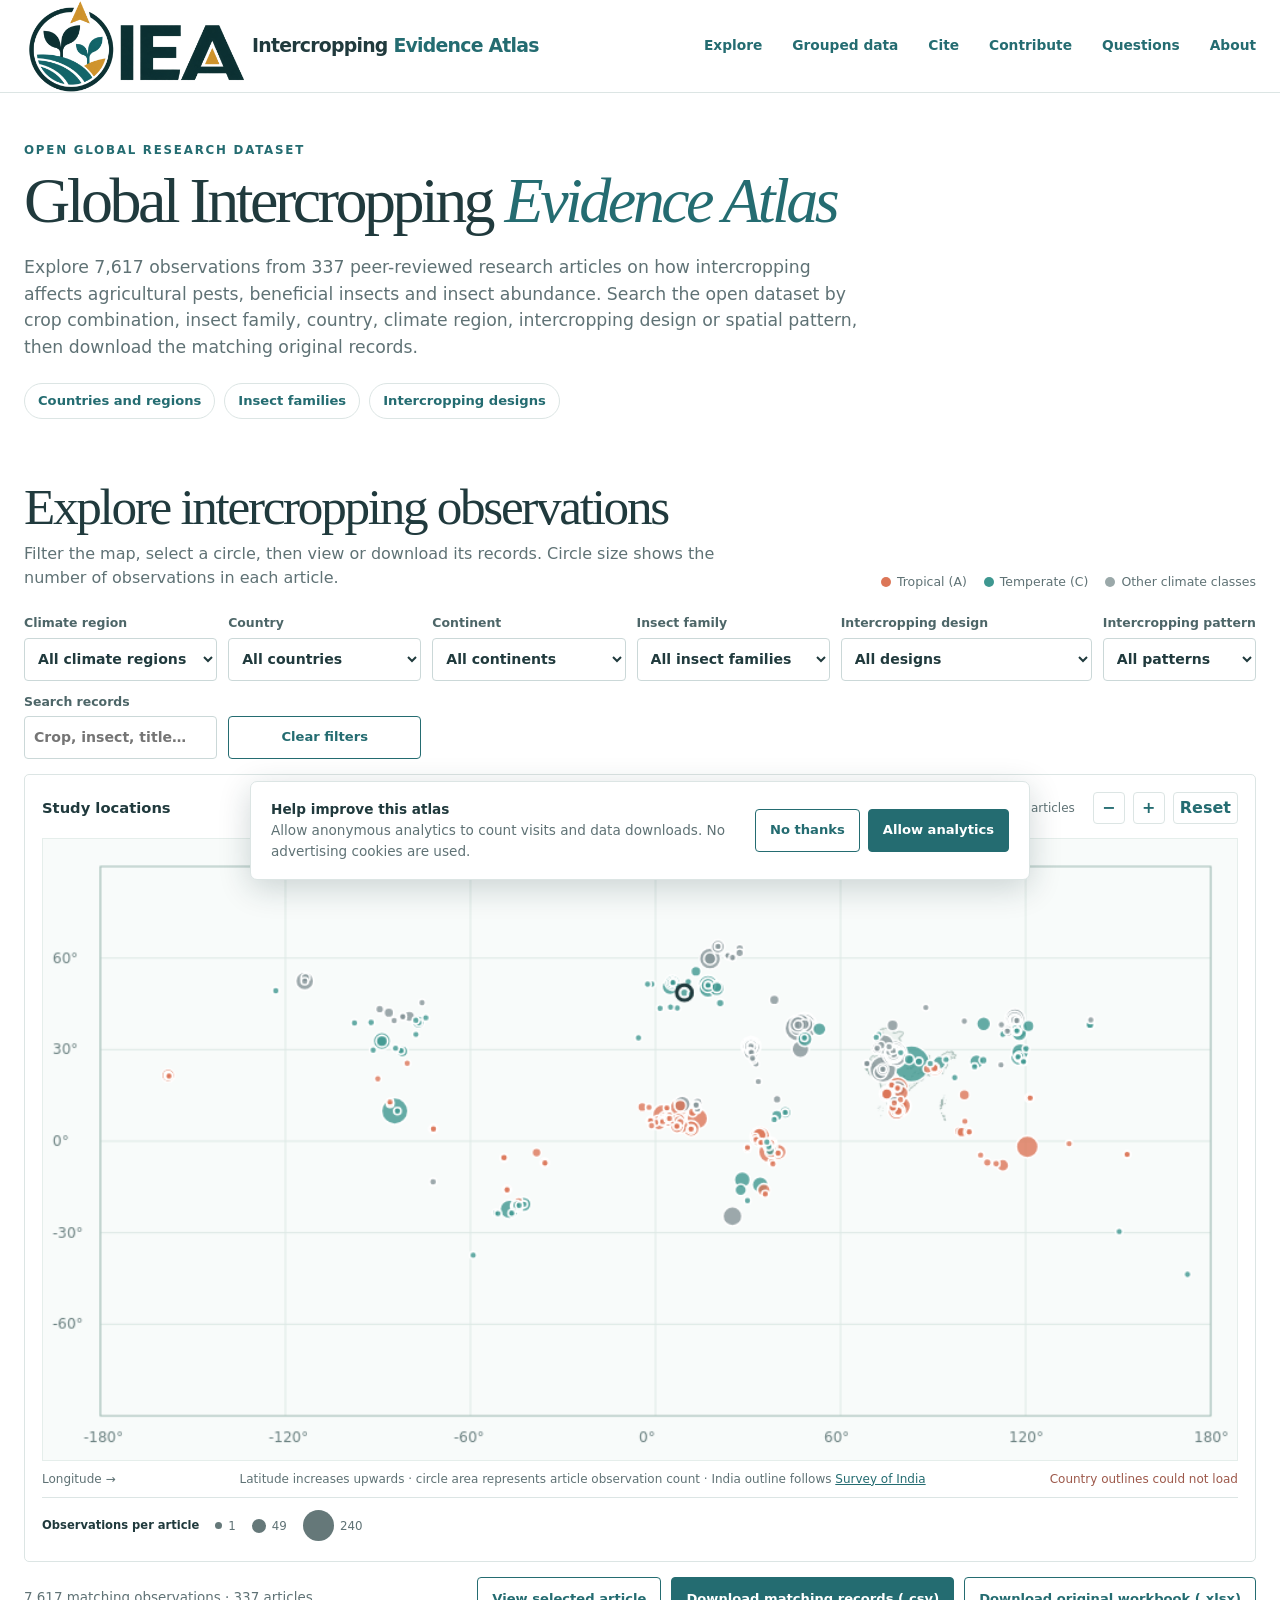
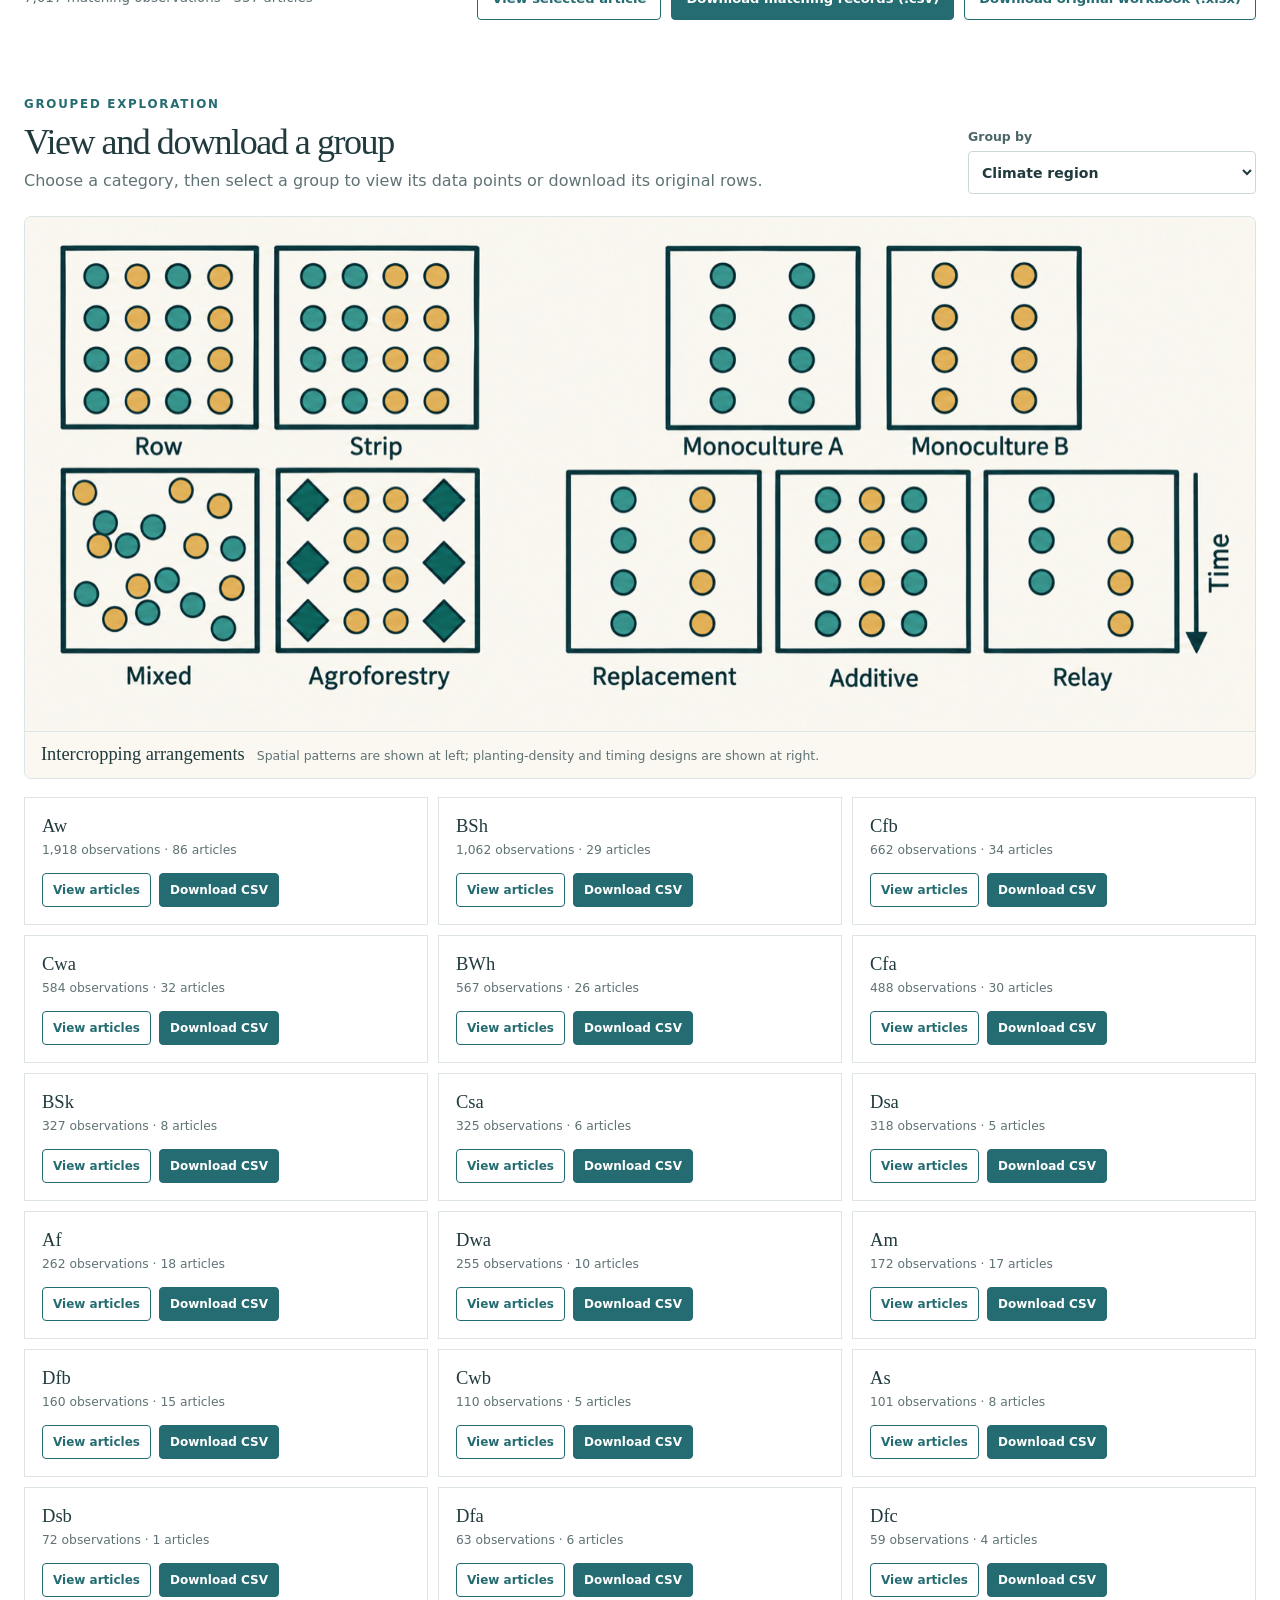
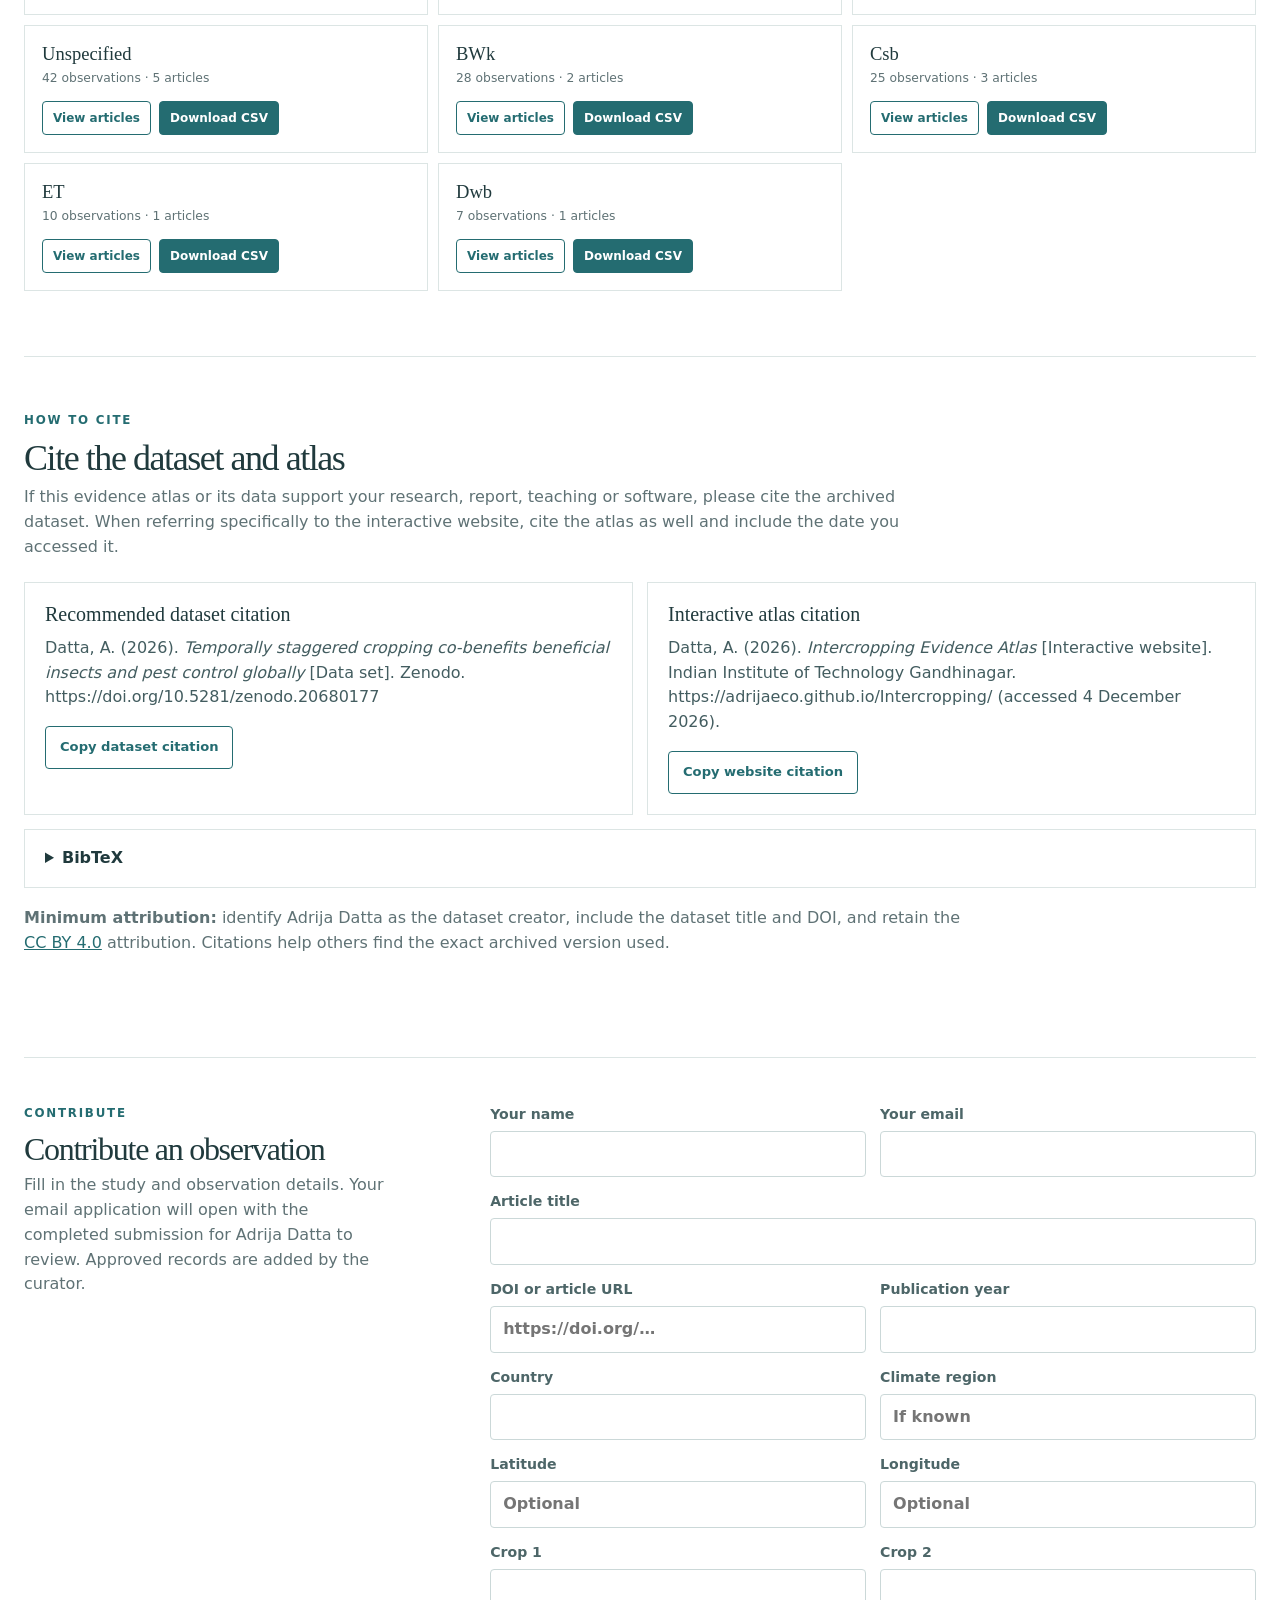
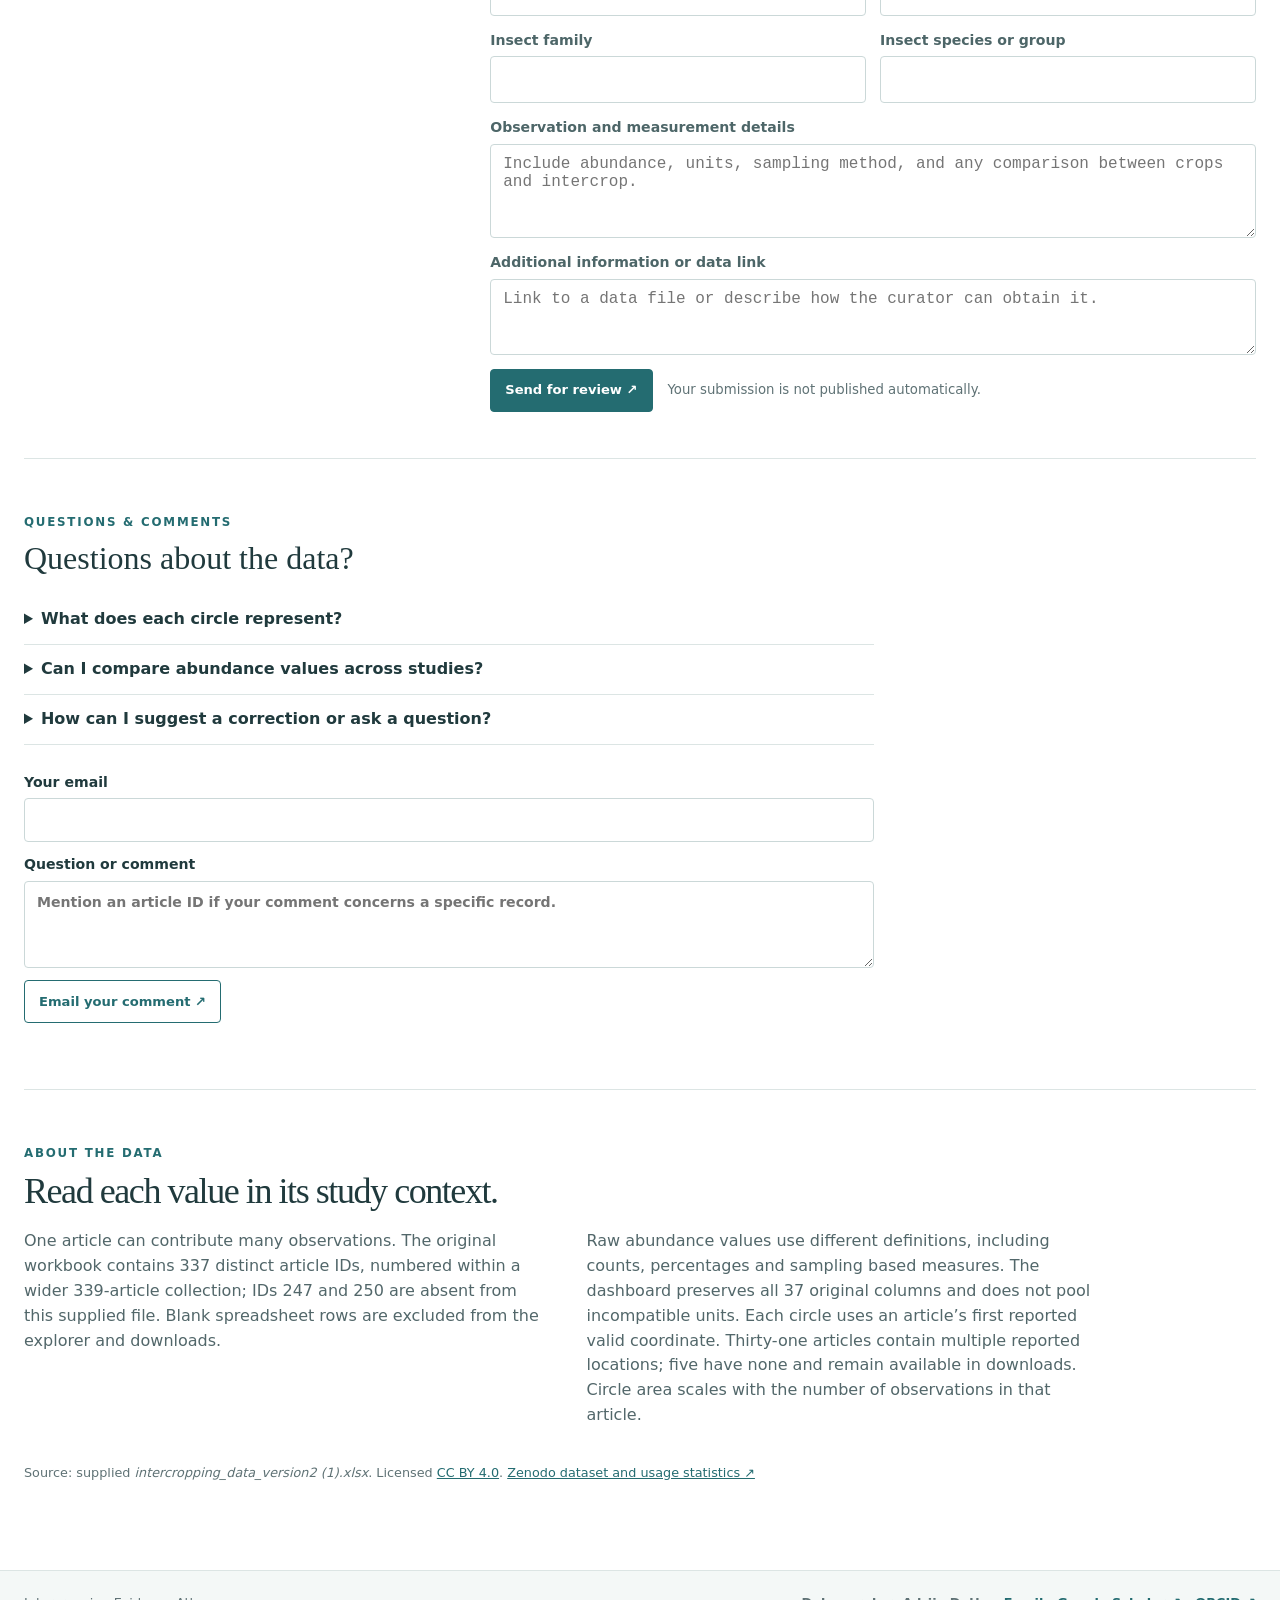
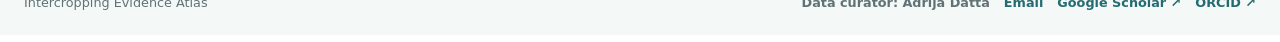
<file: index.html>
<!DOCTYPE html>
<html lang="en">
<head>
<meta http-equiv="Content-Type" content="text/html; charset=UTF-8">
<meta charset="utf-8">
<meta name="viewport" content="width=device-width,initial-scale=1">
<meta name="description" content="Explore and download a global evidence atlas of 7,617 intercropping insect observations from 337 research articles, searchable by crop, insect family, climate and country.">
<meta name="keywords" content="intercropping dataset, insect abundance, evidence atlas, agroecology, pest control, beneficial insects, crop diversity">
<meta name="author" content="Adrija Datta, Indian Institute of Technology Gandhinagar">
<meta name="robots" content="index,follow,max-image-preview:large,max-snippet:-1">
<meta name="google-analytics-id" content="G-K36DTP7GPX">
<!-- Paste the Search Console verification token into content after Google provides it. -->
<meta name="google-site-verification" content="">
<link rel="canonical" href="https://adrijaeco.github.io/Intercropping/">
<meta property="og:type" content="website">
<meta property="og:site_name" content="Intercropping Evidence Atlas">
<meta property="og:title" content="Global Intercropping Evidence Atlas">
<meta property="og:description" content="Explore 7,617 crop–insect observations from 337 research articles and download the open dataset.">
<meta property="og:url" content="https://adrijaeco.github.io/Intercropping/">
<meta property="og:image" content="https://adrijaeco.github.io/Intercropping/assets/intercropping-arrangements.png">
<meta name="twitter:card" content="summary_large_image">
<meta name="twitter:title" content="Global Intercropping Evidence Atlas">
<meta name="twitter:description" content="An open global evidence map of intercropping effects on insect abundance.">
<meta name="twitter:image" content="https://adrijaeco.github.io/Intercropping/assets/intercropping-arrangements.png">
<title>Global Intercropping Insect Dataset | Evidence Atlas</title>
<link rel="icon" type="image/png" href="assets/iea-logo.png">
<link rel="stylesheet" href="style.css">
<script type="application/ld+json">
{
  "@context": "https://schema.org",
  "@type": "Dataset",
  "name": "Temporally staggered cropping co-benefits beneficial insects and pest control globally",
  "alternateName": "Intercropping Evidence Atlas",
  "description": "A global evidence base of 7,617 observations from 337 peer-reviewed articles examining how spatial and temporal configurations of intercropping affect insect abundance under field conditions.",
  "url": "https://adrijaeco.github.io/Intercropping/",
  "sameAs": "https://doi.org/10.5281/zenodo.20680177",
  "identifier": "https://doi.org/10.5281/zenodo.20680177",
  "datePublished": "2026-06-13",
  "dateModified": "2026-09-26",
  "license": "https://creativecommons.org/licenses/by/4.0/",
  "isAccessibleForFree": true,
  "creator": {
    "@type": "Person",
    "name": "Adrija Datta",
    "affiliation": {"@type": "Organization", "name": "Indian Institute of Technology Gandhinagar"},
    "sameAs": "https://orcid.org/0000-0002-1971-229X"
  },
  "publisher": {"@type": "Organization", "name": "Indian Institute of Technology Gandhinagar"},
  "spatialCoverage": {"@type": "Place", "name": "Global"},
  "temporalCoverage": "1978/2025-01",
  "keywords": ["intercropping", "agroecology", "insect abundance", "beneficial insects", "agricultural pests", "biological control", "crop diversity", "evidence atlas"],
  "variableMeasured": ["insect abundance", "crop species", "insect family", "intercropping design", "intercropping pattern", "climate region", "study location"],
  "distribution": [
    {
      "@type": "DataDownload",
      "name": "Original intercropping workbook",
      "encodingFormat": "application/vnd.openxmlformats-officedocument.spreadsheetml.sheet",
      "contentSize": "1006119 bytes",
      "contentUrl": "https://adrijaeco.github.io/Intercropping/data/intercropping_data_version2.xlsx"
    },
    {
      "@type": "DataDownload",
      "name": "Web explorer observations",
      "encodingFormat": "application/json",
      "contentSize": "13826956 bytes",
      "contentUrl": "https://adrijaeco.github.io/Intercropping/data/observations.json"
    }
  ]
}
</script>
</head>
<body>
<header class="top"><div class="shell top-inner">
<a class="brand" href="#top" aria-label="Intercropping Evidence Atlas home"><img src="assets/iea-logo.png" alt=""><span class="brand-name">Intercropping <em>Evidence Atlas</em></span></a><nav><a href="#explore">Explore</a><a href="#groups">Grouped data</a><a href="#citation">Cite</a><a href="#contribute">Contribute</a><a href="#faq">Questions</a><a href="#about">About</a></nav>
</div></header><main id="top" class="shell"><section class="intro seo-intro">
<p class="eyebrow">OPEN GLOBAL RESEARCH DATASET</p>
<h1>Global Intercropping <em>Evidence Atlas</em></h1>
<p>Explore 7,617 observations from 337 peer-reviewed research articles on how intercropping affects agricultural pests, beneficial insects and insect abundance. Search the open dataset by crop combination, insect family, country, climate region, intercropping design or spatial pattern, then download the matching original records.</p>
<ul class="topic-links" aria-label="Dataset topic pages"><li><a href="topics/countries.html">Countries and regions</a></li><li><a href="topics/insect-families.html">Insect families</a></li><li><a href="topics/intercropping-designs.html">Intercropping designs</a></li></ul>
</section><section id="explore" class="explore"><div class="section-head">
<div>
<h2>Explore intercropping observations</h2>
<p>Filter the map, select a circle, then view or download its records. Circle size shows the number of observations in each article.</p>
</div>
<div class="legend">
<span><i class="pest"></i>Tropical (A)</span><span><i class="beneficial"></i>Temperate (C)</span><span><i class="other"></i>Other climate classes</span>
</div>
</div>
<div class="filters">
<label>Climate region<select id="climate"><option value="">All climate regions</option></select></label><label>Country<select id="country"><option value="">All countries</option></select></label><label>Continent<select id="continent"><option value="">All continents</option></select></label><label>Insect family<select id="family"><option value="">All insect families</option></select></label><label>Intercropping design<select id="design"><option value="">All designs</option></select></label><label>Intercropping pattern<select id="pattern"><option value="">All patterns</option></select></label><label class="search-filter">Search records<input id="search" type="search" placeholder="Crop, insect, title&hellip;"></label><button id="clear" type="button">Clear filters</button>
</div>
<div class="plot-layout">
<div class="plot-card">
<div class="plot-meta">
<strong>Study locations</strong><div class="map-controls">
<span id="plot-status">Loading records&hellip;</span><button id="zoom-out" type="button" aria-label="Zoom out">&minus;</button><button id="zoom-in" type="button" aria-label="Zoom in">+</button><button id="zoom-reset" type="button">Reset</button>
</div>
</div>
<div class="canvas-wrap">
<canvas id="plot" width="1000" height="520" role="img" aria-label="World scatter plot with one circle per article; circle size indicates observation count"></canvas><div id="tooltip" class="tooltip" hidden></div>
</div>
<div class="plot-axis">Longitude &rarr; <span>Latitude increases upwards &middot; circle area represents article observation count &middot; India outline follows <a href="https://surveyofindia.gov.in/pages/political-map-of-india" target="_blank" rel="noopener noreferrer">Survey of India</a></span>
</div>
<div class="size-legend">
<strong>Observations per article</strong><span><i style="width:7px;height:7px"></i>1</span><span><i style="width:14px;height:14px"></i>49</span><span><i style="width:31px;height:31px"></i>240</span>
</div>
</div>
<div id="detail-backdrop" class="detail-backdrop" hidden></div>
<aside class="detail-card" role="dialog" aria-modal="true" aria-label="Observation details" aria-hidden="true"><button id="close-detail" class="close-detail" type="button" aria-label="Close details">&times;</button><div class="detail-top">
<p class="eyebrow">SELECTED DATA POINT</p>
<span id="selected-count"></span>
</div>
<h3 id="detail-heading">Select an article</h3>
<p id="detail-subtitle" class="muted">Complete field values will appear here.</p>
<div id="detail-highlights"></div>
<div id="abundance-chart" class="abundance-chart" aria-label="Abundance comparison for this observation"></div>
<a id="detail-doi" target="_blank" rel="noopener noreferrer" hidden>Open article DOI &#8599;</a><button id="download-article" class="article-download" type="button">Download this article&rsquo;s records (.csv)</button><div class="record-nav">
<button id="prev-record" type="button">&larr; Previous</button><span id="record-position"></span><button id="next-record" type="button">Next &rarr;</button>
</div>
<details open><summary>All 37 workbook fields</summary><div id="detail-fields" class="fields"></div></details></aside>
</div>
<div class="data-actions">
<p id="filter-status"></p>
<button id="view-selected" type="button" class="secondary">View selected article</button><button id="download-filtered" type="button" class="primary">Download matching records (.csv)</button><a id="download-workbook" class="secondary" href="data/intercropping_data_version2.xlsx" download>Download original workbook (.xlsx)</a>
</div></section><section id="groups" class="groups"><div class="section-head">
<div>
<p class="eyebrow">GROUPED EXPLORATION</p>
<h2>View and download a group</h2>
<p>Choose a category, then select a group to view its data points or download its original rows.</p>
</div>
<label class="group-select">Group by<select id="group-by"><option value="climate">Climate region</option>
<option value="country">Country</option>
<option value="continent">Continent</option>
<option value="family">Insect family</option>
<option value="designPattern">Intercropping design + pattern</option></select></label>
</div>
<div class="group-diagrams" aria-label="Intercropping design and pattern guide">
<figure><img src="assets/intercropping-arrangements.png" alt="Diagrams of row, strip, mixed and agroforestry patterns alongside replacement, additive and relay intercropping designs"><figcaption><strong>Intercropping arrangements</strong><span>Spatial patterns are shown at left; planting-density and timing designs are shown at right.</span></figcaption></figure>
</div>
<div id="group-list" class="group-list"></div></section><section id="citation" class="citation"><div class="section-head"><div><p class="eyebrow">HOW TO CITE</p><h2>Cite the dataset and atlas</h2><p>If this evidence atlas or its data support your research, report, teaching or software, please cite the archived dataset. When referring specifically to the interactive website, cite the atlas as well and include the date you accessed it.</p></div></div>
<div class="citation-grid">
<article><h3>Recommended dataset citation</h3><p id="dataset-citation">Datta, A. (2026). <em>Temporally staggered cropping co-benefits beneficial insects and pest control globally</em> [Data set]. Zenodo. https://doi.org/10.5281/zenodo.20680177</p><button class="secondary copy-citation" type="button" data-copy-target="dataset-citation">Copy dataset citation</button></article>
<article><h3>Interactive atlas citation</h3><p id="website-citation">Datta, A. (2026). <em>Intercropping Evidence Atlas</em> [Interactive website]. Indian Institute of Technology Gandhinagar. https://adrijaeco.github.io/Intercropping/ (accessed <span id="citation-access-date">26 September 2026</span>).</p><button class="secondary copy-citation" type="button" data-copy-target="website-citation">Copy website citation</button></article>
</div>
<details class="bibtex"><summary>BibTeX</summary><pre id="bibtex-citation">@dataset{datta_2026_intercropping,
  author    = {Datta, Adrija},
  title     = {Temporally staggered cropping co-benefits beneficial insects and pest control globally},
  year      = {2026},
  publisher = {Zenodo},
  doi       = {10.5281/zenodo.20680177},
  url       = {https://doi.org/10.5281/zenodo.20680177}
}</pre><button class="secondary copy-citation" type="button" data-copy-target="bibtex-citation">Copy BibTeX</button></details>
<p class="citation-guidance"><strong>Minimum attribution:</strong> identify Adrija Datta as the dataset creator, include the dataset title and DOI, and retain the <a href="https://creativecommons.org/licenses/by/4.0/" rel="license">CC BY 4.0</a> attribution. Citations help others find the exact archived version used.</p><p id="copy-status" class="copy-status" role="status" aria-live="polite"></p>
</section><section id="contribute" class="contribute"><div>
<p class="eyebrow">CONTRIBUTE</p>
<h2>Contribute an observation</h2>
<p>Fill in the study and observation details. Your email application will open with the completed submission for Adrija Datta to review. Approved records are added by the curator.</p>
</div>
<form id="contribution-form" class="contribution-form">
<label>Your name<input name="name" required maxlength="120" autocomplete="name"></label><label>Your email<input name="email" type="email" required maxlength="200" autocomplete="email"></label><label class="wide">Article title<input name="title" required maxlength="300"></label><label>DOI or article URL<input name="doi" type="url" placeholder="https://doi.org/&hellip;" maxlength="400"></label><label>Publication year<input name="year" type="number" min="1900" max="2100"></label><label>Country<input name="country" required maxlength="120"></label><label>Climate region<input name="climate" maxlength="120" placeholder="If known"></label><label>Latitude<input name="latitude" type="number" min="-90" max="90" step="any" placeholder="Optional"></label><label>Longitude<input name="longitude" type="number" min="-180" max="180" step="any" placeholder="Optional"></label><label>Crop 1<input name="crop1" maxlength="120"></label><label>Crop 2<input name="crop2" maxlength="120"></label><label>Insect family<input name="family" maxlength="120"></label><label>Insect species or group<input name="insect" maxlength="160"></label><label class="wide">Observation and measurement details<textarea name="observation" required rows="4" maxlength="3000" placeholder="Include abundance, units, sampling method, and any comparison between crops and intercrop."></textarea></label><label class="wide">Additional information or data link<textarea name="notes" rows="3" maxlength="2000" placeholder="Link to a data file or describe how the curator can obtain it."></textarea></label><div class="form-actions wide">
<button class="primary" type="submit">Send for review &#8599;</button><span id="contribution-status" role="status">Your submission is not published automatically.</span>
</div>
</form></section><section id="faq" class="faq"><p class="eyebrow">QUESTIONS &amp; COMMENTS</p>
<h2>Questions about the data?</h2>
<div class="faq-items">
<details><summary>What does each circle represent?</summary><p>Each circle represents one article at its first reported valid location. Its size reflects the number of observations from that article.</p></details><details><summary>Can I compare abundance values across studies?</summary><p>Check the measurement definition and units for each observation first. Studies report counts, percentages, and other measures that should not be combined directly.</p></details><details><summary>How can I suggest a correction or ask a question?</summary><p>Use the comment form below to prepare a message for the data curator. A submission is sent only after you press Send in your email application.</p></details>
</div>
<form id="comment-form" class="comment-form">
<label>Your email<input name="email" type="email" required autocomplete="email"></label><label>Question or comment<textarea name="comment" required rows="3" maxlength="2000" placeholder="Mention an article ID if your comment concerns a specific record."></textarea></label><button type="submit" class="secondary">Email your comment &#8599;</button><span id="comment-status" role="status"></span>
</form></section><section id="about" class="about"><p class="eyebrow">ABOUT THE DATA</p>
<h2>Read each value in its study context.</h2>
<div class="about-cols">
<p>One article can contribute many observations. The original workbook contains 337 distinct article IDs, numbered within a wider 339-article collection; IDs 247 and 250 are absent from this supplied file. Blank spreadsheet rows are excluded from the explorer and downloads.</p>
<p>Raw abundance values use different definitions, including counts, percentages and sampling based measures. The dashboard preserves all 37 original columns and does not pool incompatible units. Each circle uses an article&rsquo;s first reported valid coordinate. Thirty-one articles contain multiple reported locations; five have none and remain available in downloads. Circle area scales with the number of observations in that article.</p>
</div>
<p class="source">Source: supplied <em>intercropping_data_version2 (1).xlsx</em>. Licensed <a href="https://creativecommons.org/licenses/by/4.0/" target="_blank" rel="license noopener noreferrer">CC BY 4.0</a>. <a href="https://doi.org/10.5281/zenodo.20680177" target="_blank" rel="noopener noreferrer">Zenodo dataset and usage statistics &#8599;</a></p></section></main><footer><div class="shell"><span>Intercropping Evidence Atlas</span><div class="curator"><strong>Data curator: Adrija Datta</strong><a href="mailto:dattaadrija@iitgn.ac.in">Email</a><a href="https://scholar.google.com/scholar?q=%22Adrija+Datta%22+%22IIT+Gandhinagar%22" target="_blank" rel="noopener noreferrer">Google Scholar &#8599;</a><a href="https://orcid.org/0000-0002-1971-229X" target="_blank" rel="me noopener noreferrer">ORCID &#8599;</a></div>
</div></footer><script src="app.js" defer></script>
<script src="analytics.js" defer></script>
</body>
</html>
</file>
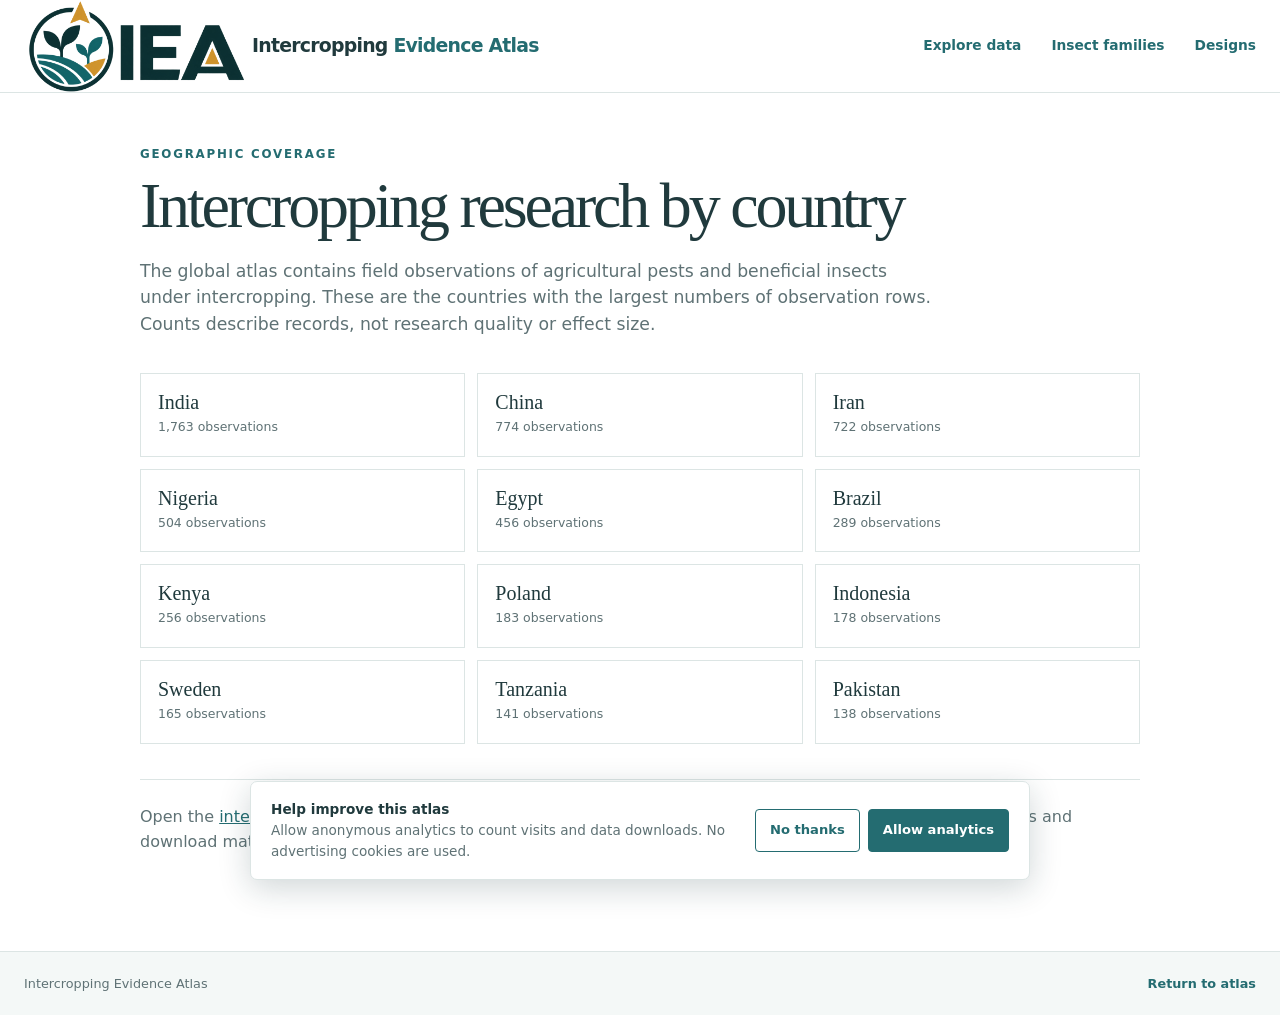
<file: topics/countries.html>
<!doctype html><html lang="en"><head><meta charset="utf-8"><meta name="viewport" content="width=device-width,initial-scale=1">
<title>Intercropping Research by Country | Evidence Atlas</title><meta name="description" content="Explore global intercropping and insect-abundance observations by country, including India, China, Iran, Nigeria, Egypt, Brazil and Kenya."><meta name="robots" content="index,follow,max-image-preview:large"><meta name="google-analytics-id" content="G-K36DTP7GPX"><link rel="canonical" href="https://adrijaeco.github.io/Intercropping/topics/countries.html"><link rel="icon" href="../assets/iea-logo.png"><link rel="stylesheet" href="../style.css"></head>
<body><header class="top"><div class="shell top-inner"><a class="brand" href="../"><img src="../assets/iea-logo.png" alt=""><span class="brand-name">Intercropping <em>Evidence Atlas</em></span></a><nav><a href="../#explore">Explore data</a><a href="insect-families.html">Insect families</a><a href="intercropping-designs.html">Designs</a></nav></div></header>
<main class="shell topic-page"><p class="eyebrow">GEOGRAPHIC COVERAGE</p><h1>Intercropping research by country</h1><p class="lead">The global atlas contains field observations of agricultural pests and beneficial insects under intercropping. These are the countries with the largest numbers of observation rows. Counts describe records, not research quality or effect size.</p>
<div class="topic-grid">
<a class="topic-card" href="../?country=India#explore"><strong>India</strong><span>1,763 observations</span></a><a class="topic-card" href="../?country=China#explore"><strong>China</strong><span>774 observations</span></a><a class="topic-card" href="../?country=Iran#explore"><strong>Iran</strong><span>722 observations</span></a><a class="topic-card" href="../?country=Nigeria#explore"><strong>Nigeria</strong><span>504 observations</span></a><a class="topic-card" href="../?country=Egypt#explore"><strong>Egypt</strong><span>456 observations</span></a><a class="topic-card" href="../?country=Brazil#explore"><strong>Brazil</strong><span>289 observations</span></a><a class="topic-card" href="../?country=Kenya#explore"><strong>Kenya</strong><span>256 observations</span></a><a class="topic-card" href="../?country=Poland#explore"><strong>Poland</strong><span>183 observations</span></a><a class="topic-card" href="../?country=Indonesia#explore"><strong>Indonesia</strong><span>178 observations</span></a><a class="topic-card" href="../?country=Sweden#explore"><strong>Sweden</strong><span>165 observations</span></a><a class="topic-card" href="../?country=Tanzania#explore"><strong>Tanzania</strong><span>141 observations</span></a><a class="topic-card" href="../?country=Pakistan#explore"><strong>Pakistan</strong><span>138 observations</span></a>
</div><p class="topic-note">Open the <a href="../#explore">interactive world map</a> to view all represented countries, filter studies, inspect original workbook fields and download matching records. Dataset DOI: <a href="https://doi.org/10.5281/zenodo.20680177">10.5281/zenodo.20680177</a>.</p></main><footer><div class="shell"><span>Intercropping Evidence Atlas</span><div class="curator"><a href="../">Return to atlas</a></div></div></footer><script src="../analytics.js" defer></script></body></html>
</file>
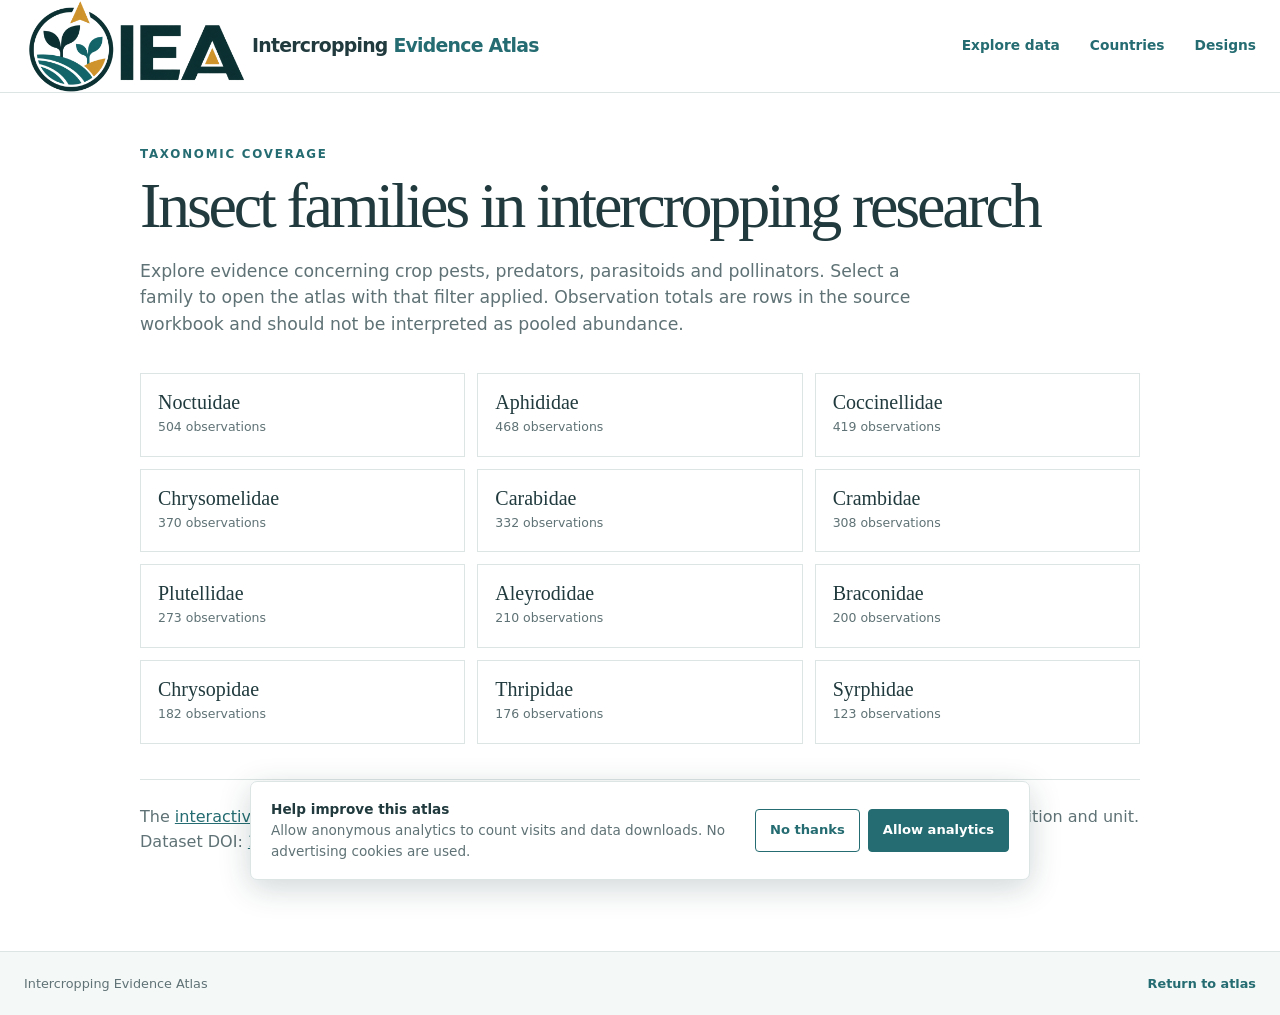
<file: topics/insect-families.html>
<!doctype html><html lang="en"><head><meta charset="utf-8"><meta name="viewport" content="width=device-width,initial-scale=1">
<title>Insect Families in Intercropping Research | Evidence Atlas</title><meta name="description" content="Explore intercropping insect-abundance evidence for Noctuidae, Aphididae, Coccinellidae, Carabidae, Braconidae, Chrysopidae and other insect families."><meta name="robots" content="index,follow,max-image-preview:large"><meta name="google-analytics-id" content="G-K36DTP7GPX"><link rel="canonical" href="https://adrijaeco.github.io/Intercropping/topics/insect-families.html"><link rel="icon" href="../assets/iea-logo.png"><link rel="stylesheet" href="../style.css"></head>
<body><header class="top"><div class="shell top-inner"><a class="brand" href="../"><img src="../assets/iea-logo.png" alt=""><span class="brand-name">Intercropping <em>Evidence Atlas</em></span></a><nav><a href="../#explore">Explore data</a><a href="countries.html">Countries</a><a href="intercropping-designs.html">Designs</a></nav></div></header>
<main class="shell topic-page"><p class="eyebrow">TAXONOMIC COVERAGE</p><h1>Insect families in intercropping research</h1><p class="lead">Explore evidence concerning crop pests, predators, parasitoids and pollinators. Select a family to open the atlas with that filter applied. Observation totals are rows in the source workbook and should not be interpreted as pooled abundance.</p>
<div class="topic-grid">
<a class="topic-card" href="../?family=Noctuidae#explore"><strong>Noctuidae</strong><span>504 observations</span></a><a class="topic-card" href="../?family=Aphididae#explore"><strong>Aphididae</strong><span>468 observations</span></a><a class="topic-card" href="../?family=Coccinellidae#explore"><strong>Coccinellidae</strong><span>419 observations</span></a><a class="topic-card" href="../?family=Chrysomelidae#explore"><strong>Chrysomelidae</strong><span>370 observations</span></a><a class="topic-card" href="../?family=Carabidae#explore"><strong>Carabidae</strong><span>332 observations</span></a><a class="topic-card" href="../?family=Crambidae#explore"><strong>Crambidae</strong><span>308 observations</span></a><a class="topic-card" href="../?family=Plutellidae#explore"><strong>Plutellidae</strong><span>273 observations</span></a><a class="topic-card" href="../?family=Aleyrodidae#explore"><strong>Aleyrodidae</strong><span>210 observations</span></a><a class="topic-card" href="../?family=Braconidae#explore"><strong>Braconidae</strong><span>200 observations</span></a><a class="topic-card" href="../?family=Chrysopidae#explore"><strong>Chrysopidae</strong><span>182 observations</span></a><a class="topic-card" href="../?family=Thripidae#explore"><strong>Thripidae</strong><span>176 observations</span></a><a class="topic-card" href="../?family=Syrphidae#explore"><strong>Syrphidae</strong><span>123 observations</span></a>
</div><p class="topic-note">The <a href="../#explore">interactive atlas</a> contains all recorded insect families and preserves each study’s original abundance definition and unit. Dataset DOI: <a href="https://doi.org/10.5281/zenodo.20680177">10.5281/zenodo.20680177</a>.</p></main><footer><div class="shell"><span>Intercropping Evidence Atlas</span><div class="curator"><a href="../">Return to atlas</a></div></div></footer><script src="../analytics.js" defer></script></body></html>
</file>
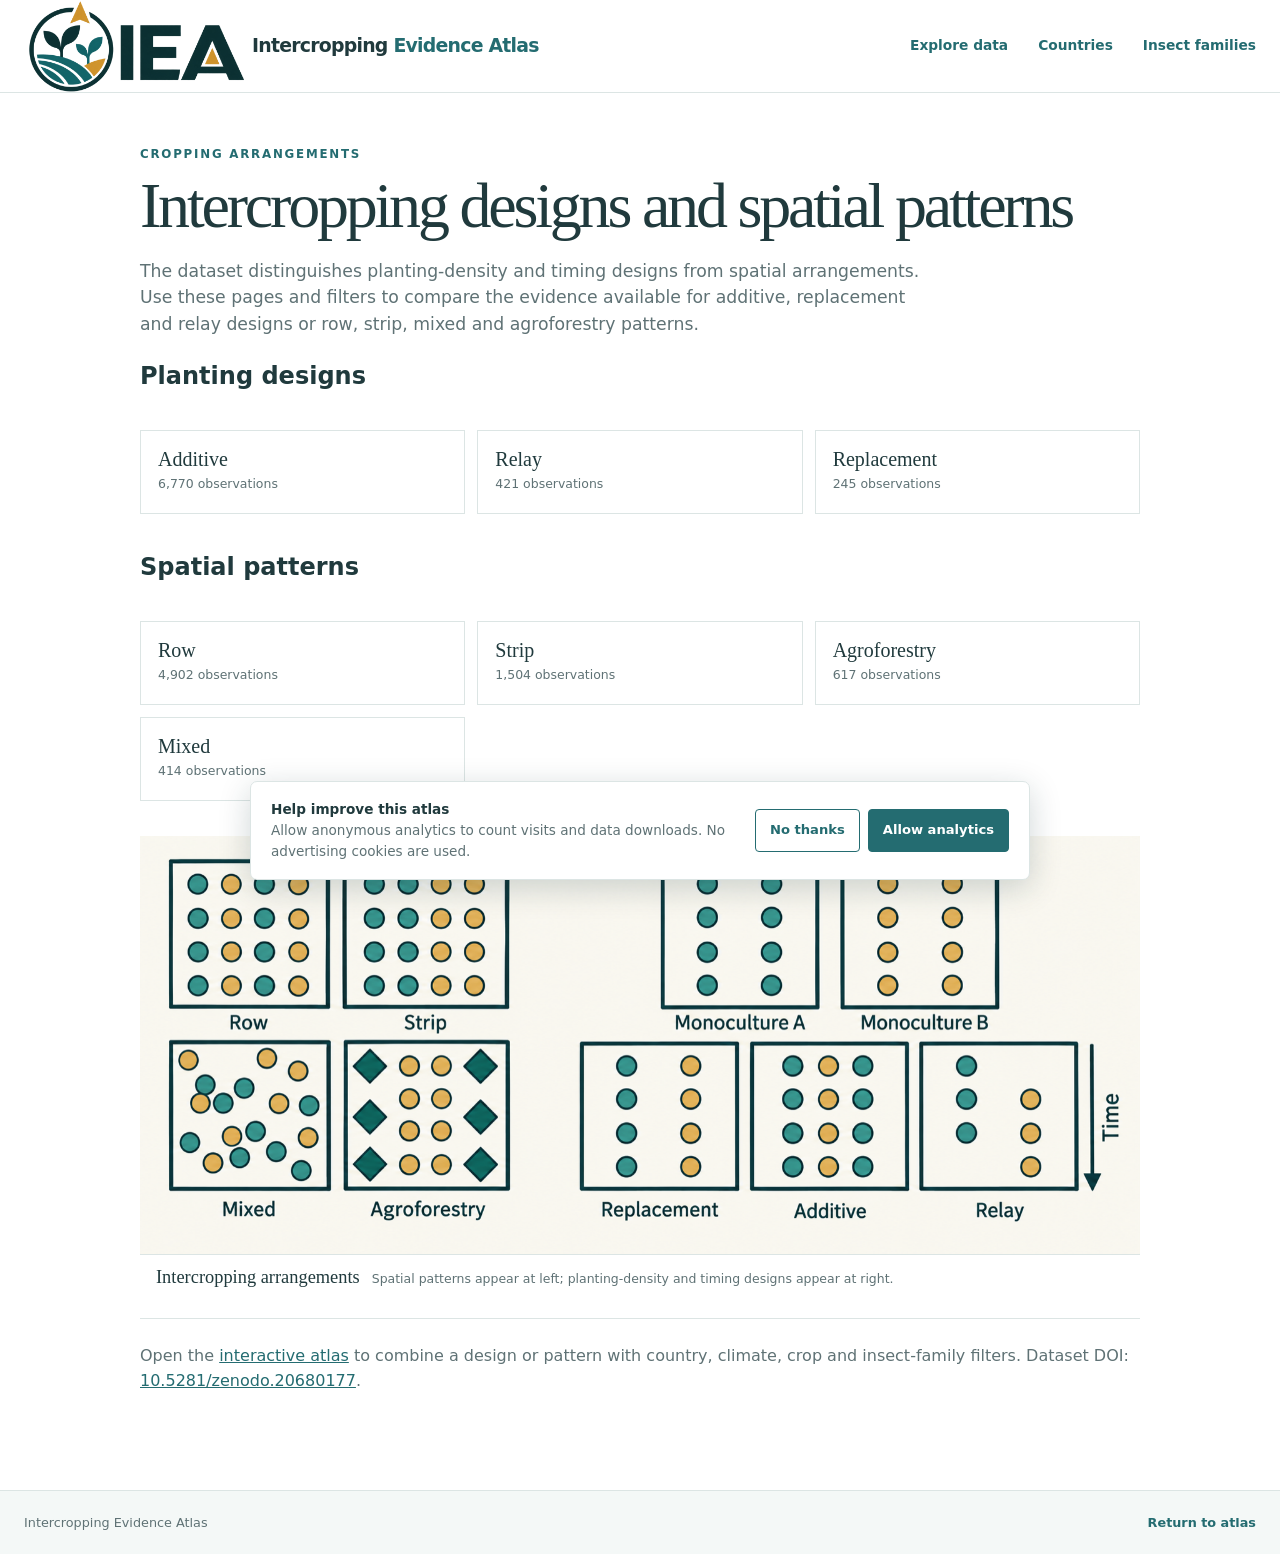
<file: topics/intercropping-designs.html>
<!doctype html><html lang="en"><head><meta charset="utf-8"><meta name="viewport" content="width=device-width,initial-scale=1">
<title>Intercropping Designs and Patterns | Evidence Atlas</title><meta name="description" content="Explore insect observations from additive, replacement and relay intercropping designs and row, strip, mixed and agroforestry patterns."><meta name="robots" content="index,follow,max-image-preview:large"><meta name="google-analytics-id" content="G-K36DTP7GPX"><link rel="canonical" href="https://adrijaeco.github.io/Intercropping/topics/intercropping-designs.html"><link rel="icon" href="../assets/iea-logo.png"><link rel="stylesheet" href="../style.css"></head>
<body><header class="top"><div class="shell top-inner"><a class="brand" href="../"><img src="../assets/iea-logo.png" alt=""><span class="brand-name">Intercropping <em>Evidence Atlas</em></span></a><nav><a href="../#explore">Explore data</a><a href="countries.html">Countries</a><a href="insect-families.html">Insect families</a></nav></div></header>
<main class="shell topic-page"><p class="eyebrow">CROPPING ARRANGEMENTS</p><h1>Intercropping designs and spatial patterns</h1><p class="lead">The dataset distinguishes planting-density and timing designs from spatial arrangements. Use these pages and filters to compare the evidence available for additive, replacement and relay designs or row, strip, mixed and agroforestry patterns.</p>
<h2>Planting designs</h2><div class="topic-grid"><a class="topic-card" href="../?design=Additive#explore"><strong>Additive</strong><span>6,770 observations</span></a><a class="topic-card" href="../?design=Relay#explore"><strong>Relay</strong><span>421 observations</span></a><a class="topic-card" href="../?design=Replacement#explore"><strong>Replacement</strong><span>245 observations</span></a></div>
<h2>Spatial patterns</h2><div class="topic-grid"><a class="topic-card" href="../?pattern=Row#explore"><strong>Row</strong><span>4,902 observations</span></a><a class="topic-card" href="../?pattern=Strip#explore"><strong>Strip</strong><span>1,504 observations</span></a><a class="topic-card" href="../?pattern=Agroforestry#explore"><strong>Agroforestry</strong><span>617 observations</span></a><a class="topic-card" href="../?pattern=Mixed#explore"><strong>Mixed</strong><span>414 observations</span></a></div>
<figure class="group-diagrams"><img src="../assets/intercropping-arrangements.png" alt="Diagrams of row, strip, mixed and agroforestry patterns and replacement, additive and relay intercropping designs"><figcaption><strong>Intercropping arrangements</strong><span>Spatial patterns appear at left; planting-density and timing designs appear at right.</span></figcaption></figure><p class="topic-note">Open the <a href="../#explore">interactive atlas</a> to combine a design or pattern with country, climate, crop and insect-family filters. Dataset DOI: <a href="https://doi.org/10.5281/zenodo.20680177">10.5281/zenodo.20680177</a>.</p></main><footer><div class="shell"><span>Intercropping Evidence Atlas</span><div class="curator"><a href="../">Return to atlas</a></div></div></footer><script src="../analytics.js" defer></script></body></html>
</file>
<file: style.css>
:root{--ink:#203a3d;--soft:#5f7275;--line:#dce5e4;--teal:#246c71;--pest:#dc7657;--beneficial:#3e9790;--other:#9aa8a9}
*{box-sizing:border-box}
html{scroll-behavior:smooth}
body{margin:0;background:white;color:var(--ink);font:16px/1.55 system-ui,-apple-system,Segoe UI,sans-serif}
button,input,select{font:inherit}
a{color:var(--teal)}
.shell{width:min(1420px,calc(100% - 48px));margin:auto}
.top{border-bottom:1px solid var(--line);background:white}
.top-inner{display:flex;justify-content:space-between;align-items:center;min-height:68px;gap:20px}
.brand{display:flex;align-items:center;gap:8px;text-decoration:none;color:var(--ink);font-weight:800;letter-spacing:-.04em;font-size:1.18rem}
.brand img{display:block;width:220px;height:92px;object-fit:contain}
.brand-name{white-space:nowrap}
.brand-name em{color:var(--teal);font-style:normal}
nav{display:flex;gap:30px}
nav a{text-decoration:none;font-size:.86rem;font-weight:700}
.intro{padding:48px 0 34px;max-width:890px}
.eyebrow{font-size:.74rem;color:var(--teal);font-weight:850;letter-spacing:.15em;margin:0 0 9px}
.intro h1{font:400 clamp(2.65rem,5vw,5.4rem)/1.04 Georgia,serif;letter-spacing:-.055em;margin:0 0 19px}
.intro h1 em{color:var(--teal);font-weight:400}
.intro>p:last-child{max-width:740px;color:var(--soft);font-size:1.08rem;margin:0}
.seo-intro{max-width:1000px;padding-bottom:28px}
.seo-intro>p:not(.eyebrow){max-width:850px;color:var(--soft);font-size:1.08rem;margin:0}
.topic-links{display:flex;flex-wrap:wrap;gap:9px;list-style:none;margin:22px 0 0;padding:0}
.topic-links a{display:block;border:1px solid var(--line);border-radius:999px;padding:7px 13px;text-decoration:none;font-size:.82rem;font-weight:750}
.summary{display:grid;grid-template-columns:repeat(4,1fr);border-top:1px solid var(--ink);border-bottom:1px solid var(--line);margin:5px 0 44px}
.summary div{padding:17px 24px 19px;border-right:1px solid var(--line)}
.summary div:first-child{padding-left:0}
.summary div:last-child{border:0}
.summary strong{display:block;font:400 2.3rem Georgia,serif;line-height:1.1;color:var(--teal)}
.summary span{font-size:.82rem;color:var(--soft)}
.section-head{display:flex;justify-content:space-between;align-items:end;gap:30px;margin-bottom:22px}
.section-head h2,.about h2{font:400 2.25rem/1.1 Georgia,serif;letter-spacing:-.04em;margin:0 0 7px}
.section-head p:not(.eyebrow){color:var(--soft);margin:0}
.legend{display:flex;gap:17px;flex-wrap:wrap;font-size:.78rem;color:var(--soft);white-space:nowrap}
.legend span{display:flex;align-items:center;gap:6px}
.legend i{width:10px;height:10px;border-radius:50%;display:inline-block}
.legend .pest{background:var(--pest)}
.legend .beneficial{background:var(--beneficial)}
.legend .other{background:var(--other)}
.filters{display:grid;grid-template-columns:repeat(4,minmax(120px,1fr)) minmax(180px,1.3fr) auto;gap:11px;align-items:end;margin-bottom:15px}
.filters label,.group-select{display:flex;flex-direction:column;gap:5px;color:#4d6668;font-size:.78rem;font-weight:750}
.filters select,.filters input,.group-select select{border:1px solid #cbd8d8;background:white;color:var(--ink);border-radius:4px;min-height:43px;padding:9px;max-width:100%;font-size:.88rem}
.filters button,.secondary,.primary,.group-card button{min-height:43px;border:1px solid var(--teal);border-radius:4px;padding:9px 14px;background:white;color:var(--teal);font-weight:750;font-size:.82rem;cursor:pointer;text-decoration:none;display:inline-flex;align-items:center;justify-content:center}
.primary,.group-card button.primary{background:var(--teal);color:white}
.filters button:hover,.secondary:hover,.group-card button:hover{background:#edf6f5}
.primary:hover,.group-card button.primary:hover{background:#194f53}
.plot-layout{display:grid;grid-template-columns:minmax(0,1.65fr) minmax(320px,.72fr);gap:15px;align-items:stretch}
.plot-card,.detail-card{border:1px solid var(--line);border-radius:5px;background:white;min-width:0}
.plot-card{padding:17px}
.plot-meta,.detail-top{display:flex;justify-content:space-between;gap:10px;align-items:center}
.plot-meta strong{font-size:.92rem}
.plot-meta span,.plot-axis{font-size:.75rem;color:var(--soft)}
.canvas-wrap{position:relative;margin-top:14px;background:#f8fbfa;border:1px solid #e5eeeb}
.canvas-wrap canvas{display:block;width:100%;height:auto;cursor:crosshair}
.tooltip{position:absolute;background:var(--ink);color:white;border-radius:3px;padding:7px 9px;pointer-events:none;max-width:260px;font-size:.72rem;line-height:1.35;z-index:2}
.plot-axis{display:flex;justify-content:space-between;margin-top:9px}
.detail-card{padding:20px;max-height:580px;overflow:auto}
.detail-top .eyebrow{margin:0}
.detail-top span{font-size:.72rem;color:var(--soft)}
.detail-card h3{font:400 1.35rem/1.23 Georgia,serif;margin:15px 0 7px}
.muted{color:var(--soft)}
#detail-subtitle{font-size:.82rem;margin:0 0 14px}
.highlights{display:grid;grid-template-columns:1fr 1fr;gap:8px;margin-bottom:13px}
.highlights div{background:#f3f8f6;padding:8px}
.highlights small{display:block;color:var(--soft);font-size:.69rem}
.highlights strong{font-size:.81rem}
#detail-doi{font-size:.78rem;font-weight:750}
.detail-card details{border-top:1px solid var(--line);margin-top:18px;padding-top:12px}
.detail-card summary{font-size:.82rem;font-weight:800;cursor:pointer}
.fields{margin-top:10px}
.fields div{display:grid;grid-template-columns:45% 55%;gap:7px;padding:6px 0;border-bottom:1px solid #edf0ef;font-size:.73rem;overflow-wrap:anywhere}
.fields dt{color:var(--soft)}
.fields dd{margin:0;font-weight:600}
.data-actions{display:flex;align-items:center;gap:10px;flex-wrap:wrap;padding:15px 0 0}
.data-actions p{font-size:.84rem;color:var(--soft);margin:0 auto 0 0}
.groups{padding:75px 0 65px}
.group-select select{min-width:205px}
.group-list{display:grid;grid-template-columns:repeat(3,1fr);gap:10px}
.group-card{border:1px solid var(--line);padding:17px;min-width:0}
.group-card h3{margin:0;font:400 1.16rem Georgia,serif;overflow-wrap:anywhere}
.group-card p{margin:4px 0 13px;color:var(--soft);font-size:.77rem}
.group-actions{display:flex;gap:8px}
.group-card button{min-height:34px;padding:5px 10px;font-size:.75rem}
.group-diagrams{margin:0 0 18px}
.group-diagrams figure{margin:0;border:1px solid var(--line);border-radius:7px;overflow:hidden;background:#faf8f1}
.group-diagrams img{display:block;width:100%;height:auto}
.group-diagrams figcaption{display:flex;align-items:baseline;gap:12px;padding:12px 16px;border-top:1px solid var(--line)}
.group-diagrams figcaption strong{font:400 1.15rem Georgia,serif}
.group-diagrams figcaption span{font-size:.78rem;color:var(--soft)}
.about{border-top:1px solid var(--line);padding:54px 0 75px}
.about-cols{display:grid;grid-template-columns:1fr 1fr;gap:45px;max-width:1080px;color:#52676a}
.about-cols p{margin:11px 0}
.source{font-size:.8rem;color:var(--soft);margin-top:24px}
footer{background:#f4f8f7;border-top:1px solid var(--line);padding:22px 0;color:var(--soft);font-size:.8rem}
button:focus-visible,a:focus-visible,select:focus-visible,input:focus-visible,canvas:focus-visible{outline:3px solid #7bb8ac;outline-offset:2px}
@media(max-width:1100px){.filters{grid-template-columns:repeat(3,1fr)}
.plot-layout{grid-template-columns:1fr}
.detail-card{max-height:none}
.group-list{grid-template-columns:repeat(2,1fr)}
}
@media(max-width:650px){.shell{width:calc(100% - 28px)}
.top-inner{flex-direction:column;align-items:start;padding:14px 0}
.brand{flex-direction:column;align-items:start;gap:3px}
.brand img{width:180px;height:75px}
.brand-name{font-size:1rem}
.top nav{gap:16px}
.intro{padding-top:33px}
.intro h1{font-size:2.65rem}
.summary{grid-template-columns:repeat(2,1fr)}
.summary div{padding:15px!important;border-bottom:1px solid var(--line)}
.section-head{flex-direction:column;align-items:start}
.filters{grid-template-columns:repeat(2,minmax(0,1fr))}
.filters .search-filter,.filters button{grid-column:span 2}
.plot-axis span{display:none}
.group-list,.about-cols{grid-template-columns:1fr}
.data-actions{align-items:stretch}
.data-actions p{width:100%}
}

.record-nav{display:flex;align-items:center;justify-content:space-between;gap:7px;margin:17px 0 0}
.record-nav button{border:1px solid var(--line);background:white;color:var(--teal);border-radius:4px;padding:6px 8px;font-size:.73rem;font-weight:750;cursor:pointer}
.record-nav button:disabled{opacity:.4;cursor:default}
.record-nav span{font-size:.72rem;color:var(--soft);text-align:center}
.size-legend{display:flex;align-items:center;gap:16px;min-height:47px;border-top:1px solid var(--line);margin-top:9px;padding-top:9px;font-size:.74rem;color:var(--soft)}
.size-legend strong{font-size:.72rem;color:var(--ink)}
.size-legend span{display:flex;align-items:center;gap:6px}
.size-legend i{display:inline-block;border-radius:50%;background:#657879;flex:none}
.article-download{display:block;width:100%;margin:16px 0 0;background:var(--teal);color:white;border:0;border-radius:4px;padding:9px 12px;font-size:.78rem;font-weight:750;cursor:pointer}
.article-download:disabled{opacity:.4;cursor:default}
/* Map-first layout */
.explore{padding-top:32px}
.explore .section-head h1,.explore .section-head h2{font:400 clamp(2.2rem,4vw,3.5rem)/1.08 Georgia,serif;letter-spacing:-.045em;margin:0 0 7px}
.explore .section-head p{max-width:750px}
.plot-layout{display:block}
.plot-card{width:100%}
.canvas-wrap canvas{touch-action:none;cursor:grab}
.canvas-wrap canvas.dragging{cursor:grabbing}
.map-controls{display:flex;align-items:center;gap:8px}
.map-controls span{margin-right:10px}
.map-controls button{background:white;border:1px solid var(--line);border-radius:4px;color:var(--teal);font-weight:800;min-width:32px;height:32px;cursor:pointer}
.map-controls button:hover{background:#edf6f5}
.detail-backdrop{position:fixed;inset:0;z-index:40;background:rgba(16,40,42,.5)}
.detail-backdrop[hidden]{display:none}
.detail-card{display:none;position:fixed;z-index:41;right:0;top:0;bottom:0;width:min(520px,100%);max-height:none;border:0;border-radius:0;box-shadow:-10px 0 35px rgba(22,52,54,.16);padding:30px;overflow:auto}
.detail-card.open{display:block}
.close-detail{float:right;background:transparent;border:0;color:var(--ink);font-size:1.7rem;line-height:1;cursor:pointer;margin:-4px -5px 10px 8px}
.contribute{border-top:1px solid var(--line);padding:46px 0;display:flex;align-items:center;justify-content:space-between;gap:25px}
.citation{border-top:1px solid var(--line);padding:54px 0}
.citation .section-head{max-width:900px}
.citation-grid{display:grid;grid-template-columns:1fr 1fr;gap:14px}
.citation-grid article{border:1px solid var(--line);padding:20px}
.citation-grid h3{font:400 1.25rem Georgia,serif;margin:0 0 10px}
.citation-grid p{color:#435d60;margin:0 0 16px}
.bibtex{border:1px solid var(--line);margin-top:14px;padding:16px 20px}
.bibtex summary{cursor:pointer;font-weight:800}
.bibtex pre{white-space:pre-wrap;overflow-wrap:anywhere;background:#f3f8f6;padding:14px;font:13px/1.55 ui-monospace,SFMono-Regular,Consolas,monospace}
.citation-guidance{max-width:950px;color:var(--soft);margin:18px 0 0}
.copy-status{min-height:1.5em;color:var(--teal);font-size:.85rem;font-weight:700}
.contribute h2{font:400 2rem Georgia,serif;letter-spacing:-.04em;margin:0 0 5px}
.contribute p:last-child{margin:0;color:var(--soft)}
footer .shell{display:flex;justify-content:space-between;gap:15px}
.curator{display:flex;align-items:center;gap:14px;flex-wrap:wrap}
.curator a{text-decoration:none;font-weight:700}
@media(max-width:650px){.explore{padding-top:24px}
.map-controls{flex-wrap:wrap}
.map-controls span{width:100%}
.detail-card{padding:21px}
.contribute{align-items:start;flex-direction:column}
.plot-meta{align-items:start}
}


.contribute{align-items:start;display:grid;grid-template-columns:minmax(240px,.55fr) minmax(0,1fr);gap:45px}
.contribute>div{max-width:370px}
.contribution-form{display:grid;grid-template-columns:repeat(2,minmax(0,1fr));gap:14px}
.contribution-form label{display:flex;flex-direction:column;gap:5px;color:#4d6668;font-size:.88rem;font-weight:700}
.contribution-form .wide{grid-column:1/-1}
.contribution-form input,.contribution-form textarea{width:100%;border:1px solid #cbd8d8;background:white;color:var(--ink);border-radius:4px;padding:10px 12px;font-size:1rem;min-height:44px}
.contribution-form textarea{resize:vertical}
.form-actions{display:flex;align-items:center;gap:15px;flex-wrap:wrap}
.form-actions span{color:var(--soft);font-size:.83rem}
.boundary-note{color:#9d594b}
@media(max-width:900px){.contribute{grid-template-columns:1fr;gap:22px}
.citation-grid{grid-template-columns:1fr}
}
@media(max-width:650px){.contribution-form{grid-template-columns:1fr}
.contribution-form label{grid-column:1/-1}
}


.design-line{padding:10px 12px;background:#f3f8f6;font-size:.84rem;line-height:1.55;margin:0 0 12px}
.abundance-chart{padding:12px 0 16px;border-top:1px solid var(--line);border-bottom:1px solid var(--line);margin:16px 0}
.abundance-chart h4{font-size:.94rem;margin:0 0 2px}
.abundance-chart p{font-size:.76rem;color:var(--soft);margin:0 0 12px}
.abundance-row{display:grid;grid-template-columns:135px minmax(80px,1fr) 80px;align-items:center;gap:7px;margin:9px 0;font-size:.76rem}
.abundance-row>span{overflow-wrap:anywhere}
.abundance-row strong{text-align:right;overflow-wrap:anywhere}
.abundance-track{height:13px;background:#eef3f2;border-radius:2px}
.abundance-track i{height:100%;display:block;background:#9aa8a9;border-radius:2px}
.abundance-track i.intercrop-bar{background:var(--teal)}
.abundance-chart small{display:block;color:var(--soft);line-height:1.4;margin-top:10px}
.faq{border-top:1px solid var(--line);padding:54px 0}
.faq h2{font:400 2rem Georgia,serif;margin:0 0 18px}
.faq-items{max-width:850px}
.faq-items details{border-bottom:1px solid var(--line);padding:12px 0}
.faq-items summary{cursor:pointer;font-weight:700}
.faq-items p{color:var(--soft);margin:9px 0}
.comment-form{max-width:850px;display:grid;gap:12px;margin-top:27px}
.comment-form label{display:grid;gap:5px;font-weight:700;font-size:.88rem}
.comment-form input,.comment-form textarea{border:1px solid #cbd8d8;border-radius:4px;padding:10px 12px;font:inherit}
.comment-form button{justify-self:start}
.comment-form span{color:var(--soft);font-size:.85rem}
.consent-banner{position:fixed;z-index:80;left:20px;right:20px;bottom:20px;margin:auto;max-width:780px;display:flex;align-items:center;justify-content:space-between;gap:20px;padding:17px 20px;background:white;border:1px solid var(--line);border-radius:7px;box-shadow:0 8px 32px rgba(22,52,54,.2)}
.consent-banner p{margin:0;color:var(--soft);font-size:.85rem}
.consent-banner strong{color:var(--ink)}
.consent-banner>div{display:flex;gap:8px;flex:none}
.topic-page{max-width:1000px;padding:52px 0 80px}
.topic-page h1{font:400 clamp(2.5rem,5vw,4.8rem)/1.05 Georgia,serif;letter-spacing:-.05em;margin:0 0 18px}
.topic-page .lead{max-width:800px;color:var(--soft);font-size:1.08rem}
.topic-grid{display:grid;grid-template-columns:repeat(3,1fr);gap:12px;margin:35px 0}
.topic-card{border:1px solid var(--line);padding:17px;text-decoration:none;color:var(--ink)}
.topic-card strong{display:block;font:400 1.25rem Georgia,serif}
.topic-card span{font-size:.78rem;color:var(--soft)}
.topic-note{border-top:1px solid var(--line);padding-top:25px;color:var(--soft)}
@media(max-width:650px){.abundance-row{grid-template-columns:105px minmax(60px,1fr) 66px}
.top nav{flex-wrap:wrap}
.group-diagrams figcaption{display:grid;gap:3px}
footer .shell{flex-direction:column}
.curator{gap:9px 14px}
.consent-banner{align-items:stretch;flex-direction:column;bottom:10px;left:10px;right:10px}
.consent-banner>div{justify-content:flex-end}
.topic-grid{grid-template-columns:1fr}
}
</file>
